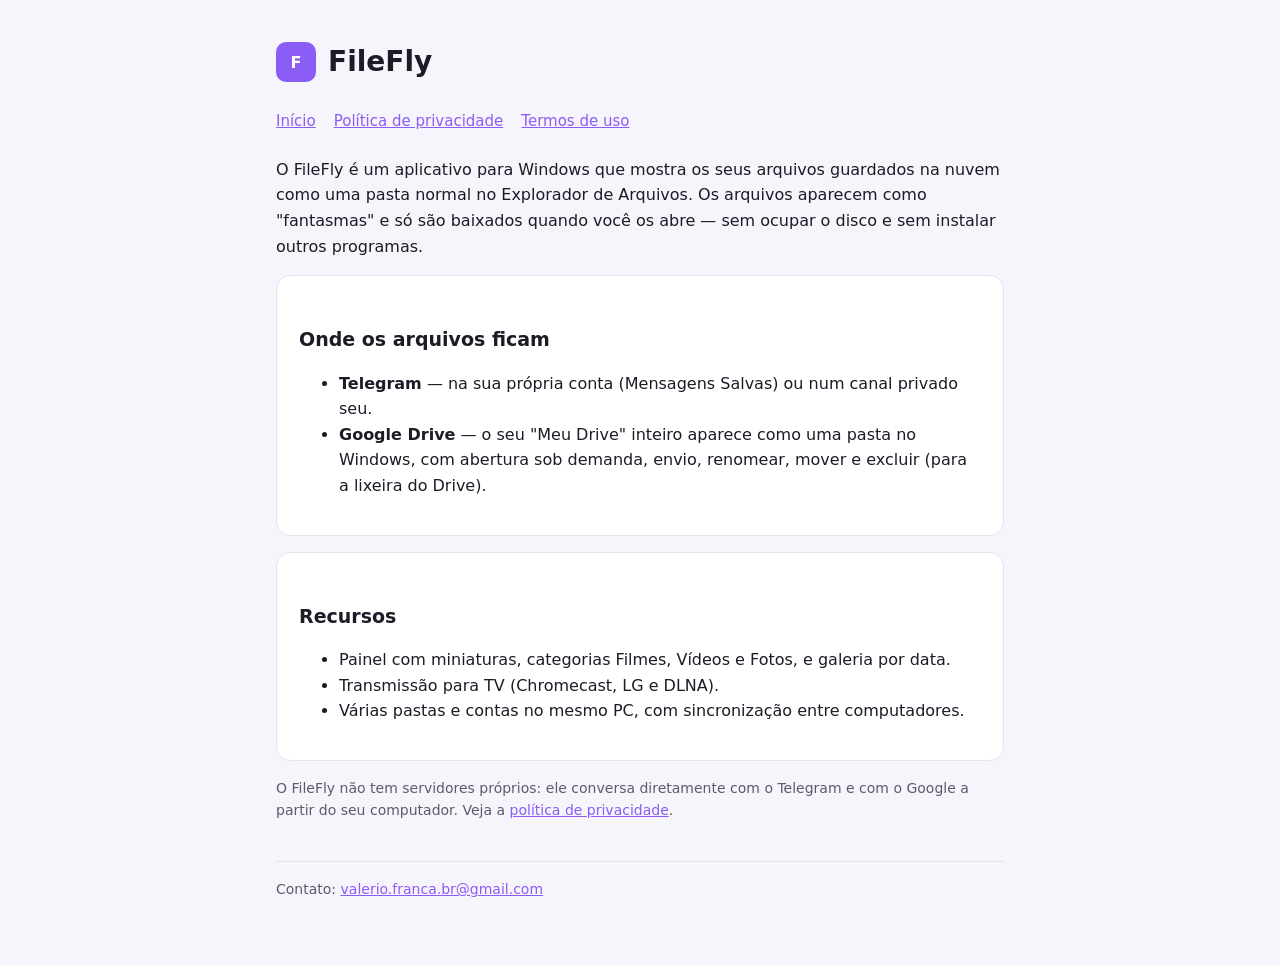
<file: index.html>
<!doctype html>
<html lang="pt-BR">
<head>
  <meta charset="utf-8">
  <meta name="viewport" content="width=device-width, initial-scale=1">
  <title>FileFly</title>
  <meta name="description" content="FileFly — seus arquivos do Telegram e do Google Drive como pastas no Windows.">
  <link rel="stylesheet" href="style.css">
</head>
<body>
<main>
  <header><div class="logo">F</div><h1>FileFly</h1></header>
  <nav><a href="index.html">Início</a><a href="privacidade.html">Política de privacidade</a><a href="termos.html">Termos de uso</a></nav>

  <p>O FileFly é um aplicativo para Windows que mostra os seus arquivos guardados na nuvem como uma
  pasta normal no Explorador de Arquivos. Os arquivos aparecem como "fantasmas" e só são baixados
  quando você os abre — sem ocupar o disco e sem instalar outros programas.</p>

  <div class="card">
    <h2>Onde os arquivos ficam</h2>
    <ul>
      <li><strong>Telegram</strong> — na sua própria conta (Mensagens Salvas) ou num canal privado seu.</li>
      <li><strong>Google Drive</strong> — o seu "Meu Drive" inteiro aparece como uma pasta no Windows,
      com abertura sob demanda, envio, renomear, mover e excluir (para a lixeira do Drive).</li>
    </ul>
  </div>

  <div class="card">
    <h2>Recursos</h2>
    <ul>
      <li>Painel com miniaturas, categorias Filmes, Vídeos e Fotos, e galeria por data.</li>
      <li>Transmissão para TV (Chromecast, LG e DLNA).</li>
      <li>Várias pastas e contas no mesmo PC, com sincronização entre computadores.</li>
    </ul>
  </div>

  <p class="muted">O FileFly não tem servidores próprios: ele conversa diretamente com o Telegram e com o
  Google a partir do seu computador. Veja a <a href="privacidade.html">política de privacidade</a>.</p>

  <footer class="muted">Contato: <a href="mailto:valerio.franca.br@gmail.com">valerio.franca.br@gmail.com</a></footer>
</main>
</body>
</html>
</file>
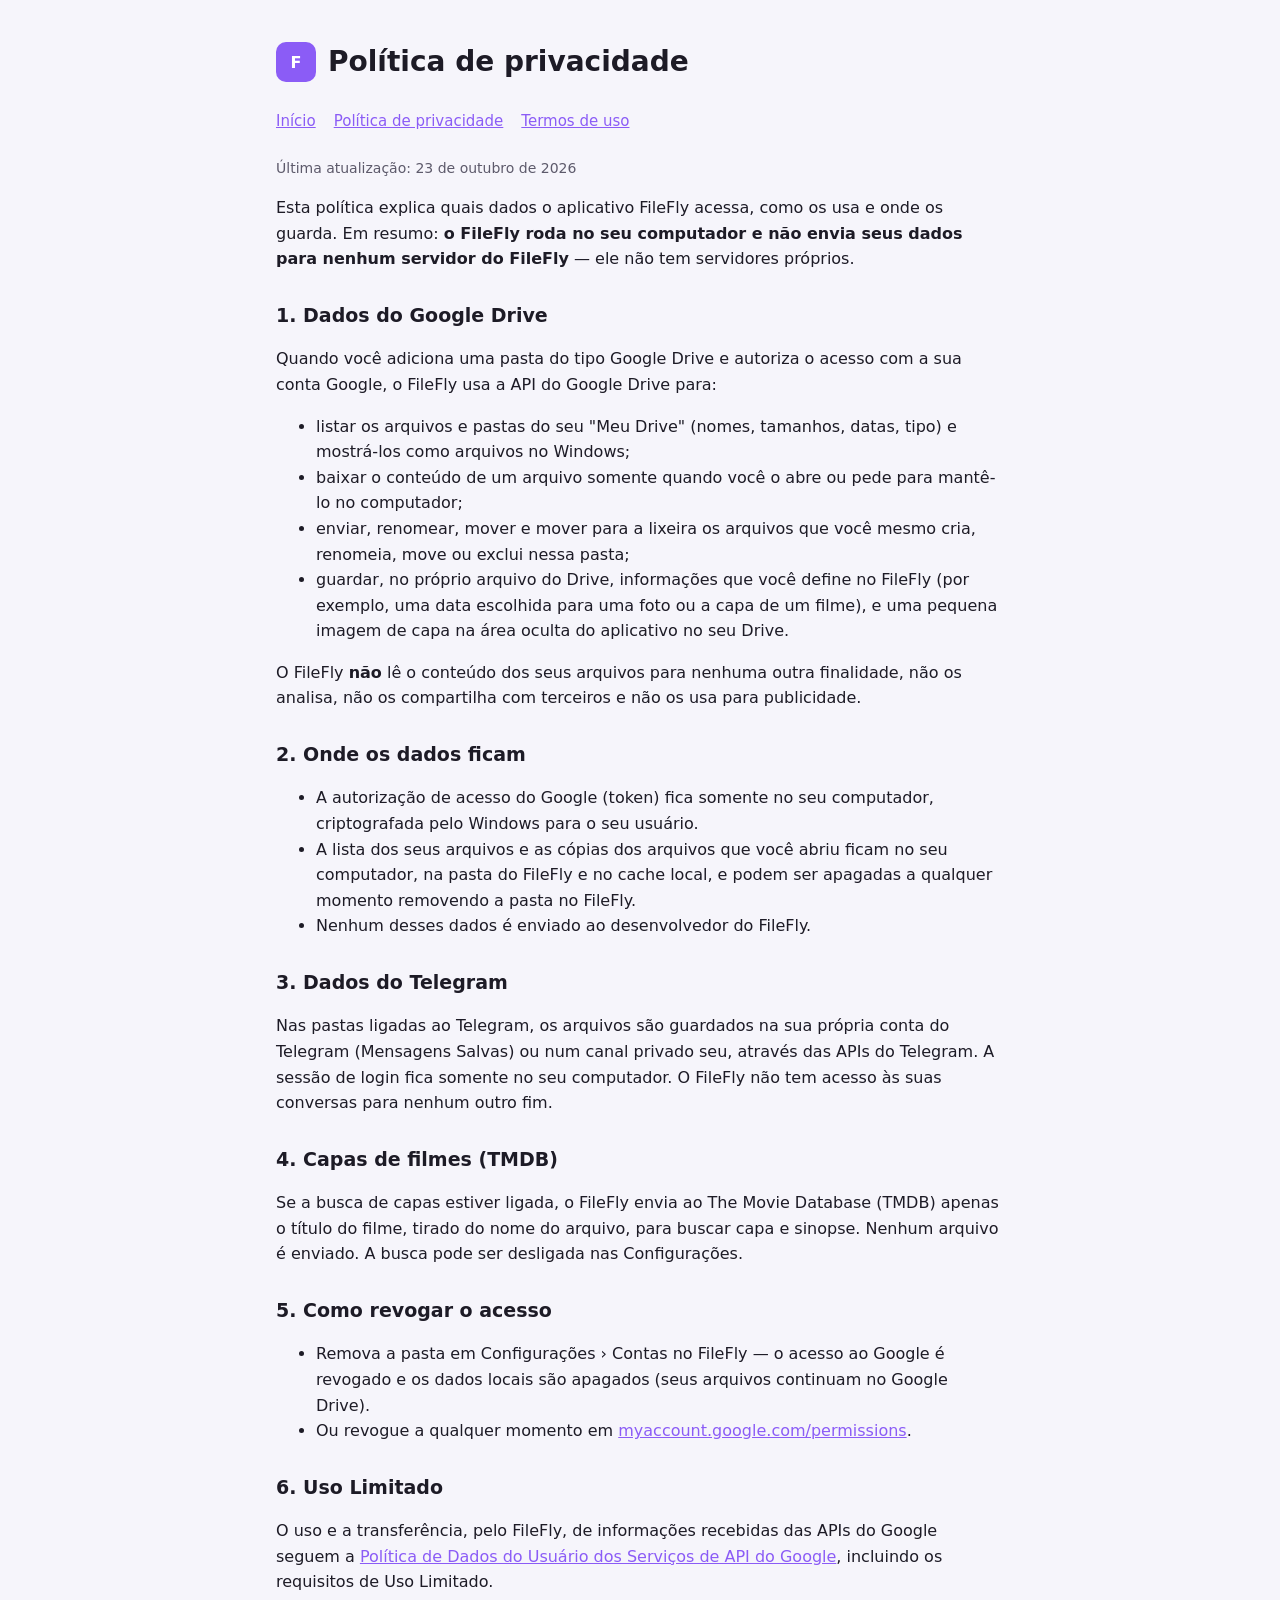
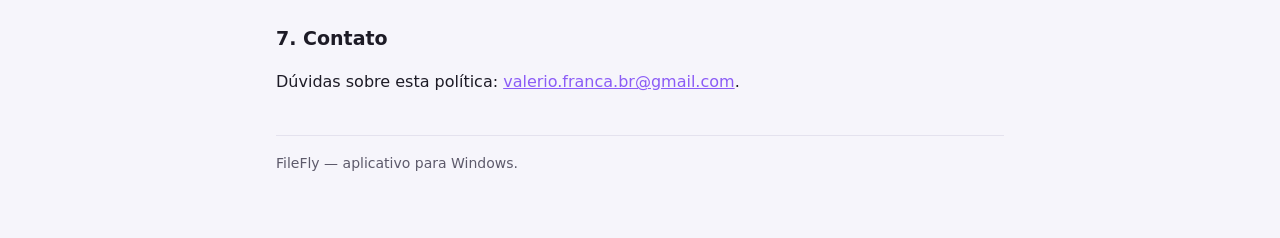
<file: privacidade.html>
<!doctype html>
<html lang="pt-BR">
<head>
  <meta charset="utf-8">
  <meta name="viewport" content="width=device-width, initial-scale=1">
  <title>FileFly — Política de privacidade</title>
  <link rel="stylesheet" href="style.css">
</head>
<body>
<main>
  <header><div class="logo">F</div><h1>Política de privacidade</h1></header>
  <nav><a href="index.html">Início</a><a href="privacidade.html">Política de privacidade</a><a href="termos.html">Termos de uso</a></nav>
  <p class="muted">Última atualização: 23 de outubro de 2026</p>

  <p>Esta política explica quais dados o aplicativo FileFly acessa, como os usa e onde os guarda.
  Em resumo: <strong>o FileFly roda no seu computador e não envia seus dados para nenhum servidor do FileFly</strong> —
  ele não tem servidores próprios.</p>

  <h2>1. Dados do Google Drive</h2>
  <p>Quando você adiciona uma pasta do tipo Google Drive e autoriza o acesso com a sua conta Google, o FileFly
  usa a API do Google Drive para:</p>
  <ul>
    <li>listar os arquivos e pastas do seu "Meu Drive" (nomes, tamanhos, datas, tipo) e mostrá-los como
    arquivos no Windows;</li>
    <li>baixar o conteúdo de um arquivo somente quando você o abre ou pede para mantê-lo no computador;</li>
    <li>enviar, renomear, mover e mover para a lixeira os arquivos que você mesmo cria, renomeia, move ou
    exclui nessa pasta;</li>
    <li>guardar, no próprio arquivo do Drive, informações que você define no FileFly (por exemplo, uma data
    escolhida para uma foto ou a capa de um filme), e uma pequena imagem de capa na área oculta do
    aplicativo no seu Drive.</li>
  </ul>
  <p>O FileFly <strong>não</strong> lê o conteúdo dos seus arquivos para nenhuma outra finalidade, não os
  analisa, não os compartilha com terceiros e não os usa para publicidade.</p>

  <h2>2. Onde os dados ficam</h2>
  <ul>
    <li>A autorização de acesso do Google (token) fica somente no seu computador, criptografada pelo Windows
    para o seu usuário.</li>
    <li>A lista dos seus arquivos e as cópias dos arquivos que você abriu ficam no seu computador, na pasta do
    FileFly e no cache local, e podem ser apagadas a qualquer momento removendo a pasta no FileFly.</li>
    <li>Nenhum desses dados é enviado ao desenvolvedor do FileFly.</li>
  </ul>

  <h2>3. Dados do Telegram</h2>
  <p>Nas pastas ligadas ao Telegram, os arquivos são guardados na sua própria conta do Telegram (Mensagens
  Salvas) ou num canal privado seu, através das APIs do Telegram. A sessão de login fica somente no seu
  computador. O FileFly não tem acesso às suas conversas para nenhum outro fim.</p>

  <h2>4. Capas de filmes (TMDB)</h2>
  <p>Se a busca de capas estiver ligada, o FileFly envia ao The Movie Database (TMDB) apenas o título do filme,
  tirado do nome do arquivo, para buscar capa e sinopse. Nenhum arquivo é enviado. A busca pode ser desligada
  nas Configurações.</p>

  <h2>5. Como revogar o acesso</h2>
  <ul>
    <li>Remova a pasta em Configurações › Contas no FileFly — o acesso ao Google é revogado e os dados locais
    são apagados (seus arquivos continuam no Google Drive).</li>
    <li>Ou revogue a qualquer momento em
    <a href="https://myaccount.google.com/permissions">myaccount.google.com/permissions</a>.</li>
  </ul>

  <h2>6. Uso Limitado</h2>
  <p>O uso e a transferência, pelo FileFly, de informações recebidas das APIs do Google seguem a
  <a href="https://developers.google.com/terms/api-services-user-data-policy">Política de Dados do Usuário dos
  Serviços de API do Google</a>, incluindo os requisitos de Uso Limitado.</p>

  <h2>7. Contato</h2>
  <p>Dúvidas sobre esta política: <a href="mailto:valerio.franca.br@gmail.com">valerio.franca.br@gmail.com</a>.</p>

  <footer class="muted">FileFly — aplicativo para Windows.</footer>
</main>
</body>
</html>
</file>
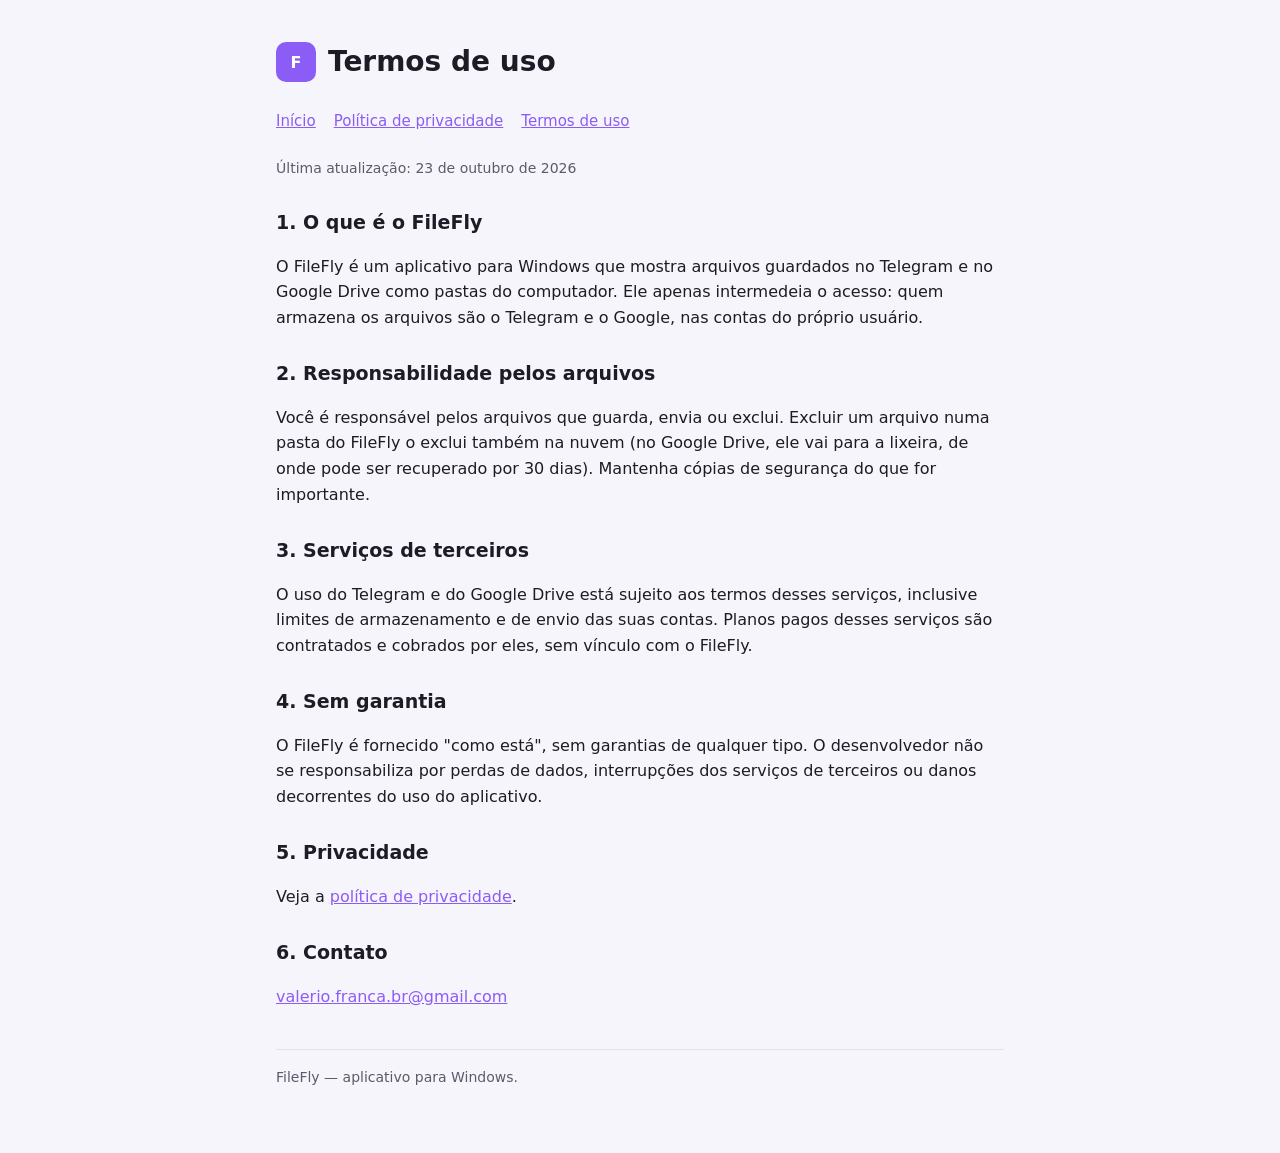
<file: termos.html>
<!doctype html>
<html lang="pt-BR">
<head>
  <meta charset="utf-8">
  <meta name="viewport" content="width=device-width, initial-scale=1">
  <title>FileFly — Termos de uso</title>
  <link rel="stylesheet" href="style.css">
</head>
<body>
<main>
  <header><div class="logo">F</div><h1>Termos de uso</h1></header>
  <nav><a href="index.html">Início</a><a href="privacidade.html">Política de privacidade</a><a href="termos.html">Termos de uso</a></nav>
  <p class="muted">Última atualização: 23 de outubro de 2026</p>

  <h2>1. O que é o FileFly</h2>
  <p>O FileFly é um aplicativo para Windows que mostra arquivos guardados no Telegram e no Google Drive como
  pastas do computador. Ele apenas intermedeia o acesso: quem armazena os arquivos são o Telegram e o Google,
  nas contas do próprio usuário.</p>

  <h2>2. Responsabilidade pelos arquivos</h2>
  <p>Você é responsável pelos arquivos que guarda, envia ou exclui. Excluir um arquivo numa pasta do FileFly o
  exclui também na nuvem (no Google Drive, ele vai para a lixeira, de onde pode ser recuperado por 30 dias).
  Mantenha cópias de segurança do que for importante.</p>

  <h2>3. Serviços de terceiros</h2>
  <p>O uso do Telegram e do Google Drive está sujeito aos termos desses serviços, inclusive limites de
  armazenamento e de envio das suas contas. Planos pagos desses serviços são contratados e cobrados por eles,
  sem vínculo com o FileFly.</p>

  <h2>4. Sem garantia</h2>
  <p>O FileFly é fornecido "como está", sem garantias de qualquer tipo. O desenvolvedor não se responsabiliza
  por perdas de dados, interrupções dos serviços de terceiros ou danos decorrentes do uso do aplicativo.</p>

  <h2>5. Privacidade</h2>
  <p>Veja a <a href="privacidade.html">política de privacidade</a>.</p>

  <h2>6. Contato</h2>
  <p><a href="mailto:valerio.franca.br@gmail.com">valerio.franca.br@gmail.com</a></p>

  <footer class="muted">FileFly — aplicativo para Windows.</footer>
</main>
</body>
</html>
</file>
<file: style.css>
:root {
  --bg: #f6f5fb; --card: #ffffff; --text: #1d1b26; --muted: #5d5a6b; --accent: #8b5cf6; --line: #e4e2ee;
}
@media (prefers-color-scheme: dark) {
  :root { --bg: #15151f; --card: #1e1e2b; --text: #ecebf3; --muted: #a9a6b8; --accent: #c4a6f7; --line: #2c2b3b; }
}
* { box-sizing: border-box; }
body {
  margin: 0; background: var(--bg); color: var(--text);
  font: 16px/1.6 "Segoe UI", system-ui, -apple-system, Roboto, sans-serif;
}
main { max-width: 760px; margin: 0 auto; padding: 40px 16px 64px; }
header { display: flex; align-items: center; gap: 12px; margin-bottom: 24px; }
header .logo { width: 40px; height: 40px; border-radius: 10px; background: var(--accent); display: grid; place-items: center; color: #fff; font-weight: 700; }
h1 { font-size: 28px; margin: 0; }
h2 { font-size: 19px; margin: 28px 0 8px; }
p, li { color: var(--text); }
.muted { color: var(--muted); font-size: 14px; }
.card { background: var(--card); border: 1px solid var(--line); border-radius: 14px; padding: 20px 22px; margin: 16px 0; }
a { color: var(--accent); }
nav { display: flex; gap: 18px; flex-wrap: wrap; margin: 8px 0 24px; font-size: 15px; }
footer { margin-top: 40px; border-top: 1px solid var(--line); padding-top: 16px; }
</file>
